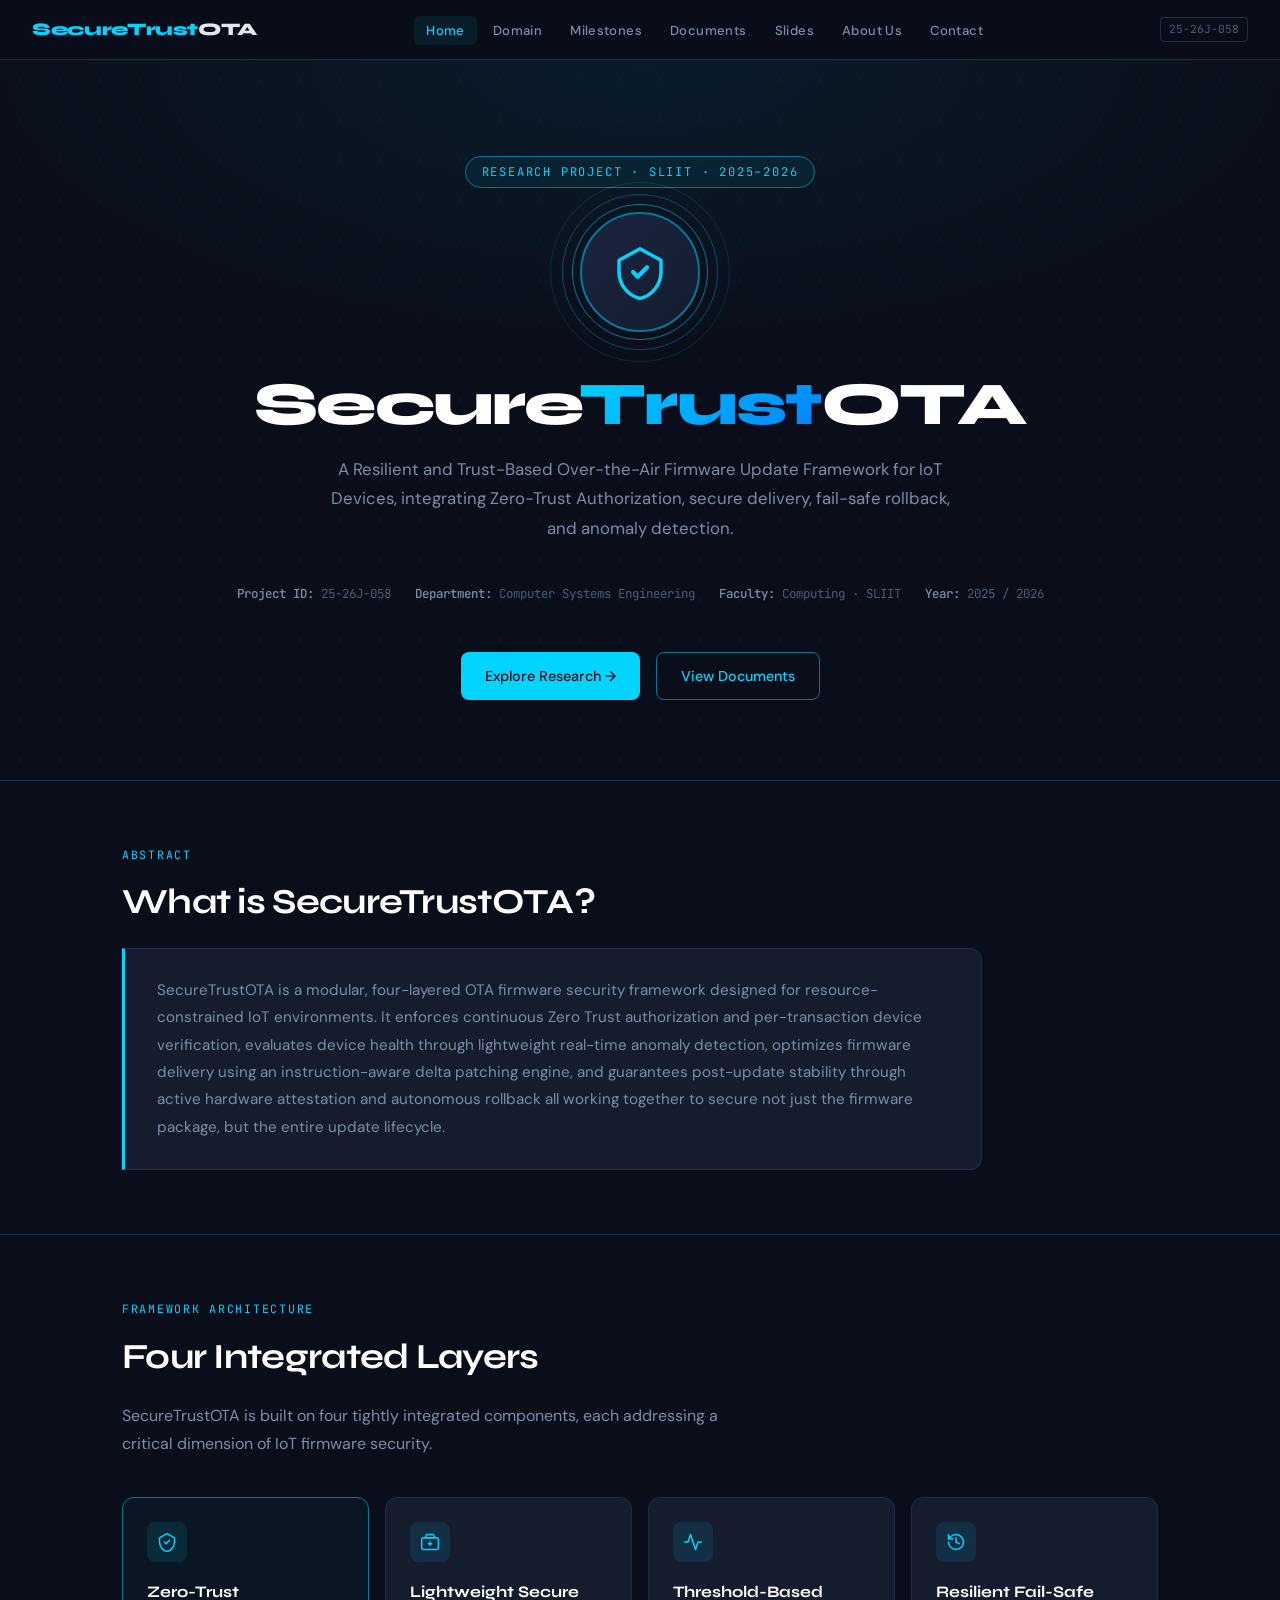
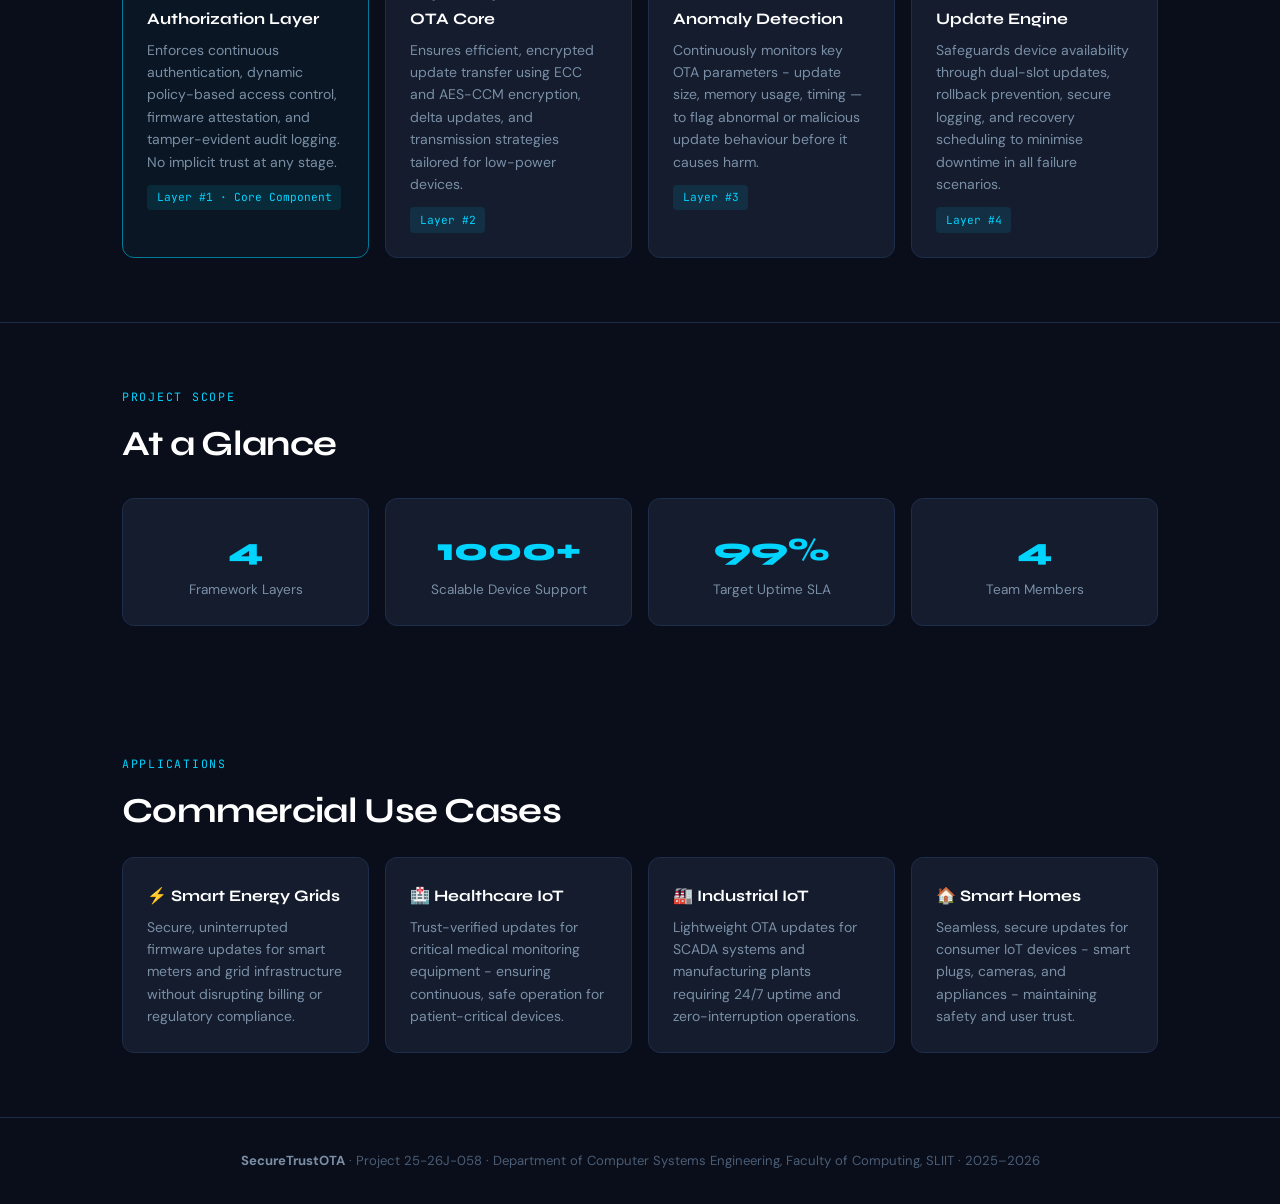
<file: index.html>
<!DOCTYPE html>
<html lang="en">
<head>
  <meta charset="UTF-8" />
  <meta name="viewport" content="width=device-width, initial-scale=1.0" />
  <title>SecureTrustOTA - 25-26J-058</title>
  <link rel="stylesheet" href="style.css" />
</head>
<body>

<nav>
  <a href="index.html" class="nav-logo">SecureTrust<span>OTA</span></a>
  <ul class="nav-links">
    <li><a href="index.html" class="active">Home</a></li>
    <li><a href="domain.html">Domain</a></li>
    <li><a href="milestones.html">Milestones</a></li>
    <li><a href="documents.html">Documents</a></li>
    <li><a href="presentations.html">Slides</a></li>
    <li><a href="about.html">About Us</a></li>
    <li><a href="contact.html">Contact</a></li>
  </ul>
  <span class="nav-badge">25-26J-058</span>
</nav>

<div class="page-wrap">

  <!-- HERO -->
  <section class="hero">
    <div class="hero-tag">Research Project · SLIIT · 2025–2026</div>

    <div class="shield-wrap">
      <div class="shield-ring"></div>
      <div class="shield-ring"></div>
      <div class="shield-ring"></div>
      <div class="shield-icon">
        <svg viewBox="0 0 24 24" fill="none" stroke="currentColor" stroke-width="1.5"
             stroke-linecap="round" stroke-linejoin="round" style="color:var(--cyan)">
          <path d="M12 2L3 7v5c0 5.25 3.75 10.15 9 11.35C17.25 22.15 21 17.25 21 12V7L12 2z"/>
          <path d="M9 12l2 2 4-4" stroke-width="1.8"/>
        </svg>
      </div>
    </div>

    <h1>Secure<span class="highlight">Trust</span>OTA</h1>
    <p class="hero-sub">
      A Resilient and Trust-Based Over-the-Air Firmware Update Framework for IoT Devices,
      integrating Zero-Trust Authorization, secure delivery, fail-safe rollback, and anomaly detection.
    </p>

    <div class="hero-meta">
      <span><strong>Project ID:</strong> 25-26J-058</span>
      <span><strong>Department:</strong> Computer Systems Engineering</span>
      <span><strong>Faculty:</strong> Computing · SLIIT</span>
      <span><strong>Year:</strong> 2025 / 2026</span>
    </div>

    <div style="display:flex;gap:1rem;justify-content:center;flex-wrap:wrap;">
      <a href="domain.html" class="btn btn-primary">Explore Research →</a>
      <a href="documents.html" class="btn btn-outline">View Documents</a>
    </div>
  </section>

  <hr class="divider" />

  <!-- ABSTRACT -->
  <div class="section">
    <div class="section-label">Abstract</div>
    <h2 class="section-title">What is SecureTrustOTA?</h2>
    <div class="abstract-box">
      SecureTrustOTA is a modular, four-layered OTA firmware security framework designed
       for resource-constrained IoT environments. It enforces continuous Zero Trust authorization and 
       per-transaction device verification, evaluates device health through lightweight real-time anomaly 
       detection, optimizes firmware delivery using an instruction-aware delta patching engine, and 
       guarantees post-update stability through active hardware attestation and autonomous rollback 
        all working together to secure not just the firmware package, but the entire update lifecycle.

    </div>
  </div>

  <hr class="divider" />

  <!-- 4 LAYERS -->
  <div class="section">
    <div class="section-label">Framework Architecture</div>
    <h2 class="section-title">Four Integrated Layers</h2>
    <p class="section-desc">
      SecureTrustOTA is built on four tightly integrated components, each addressing a critical
      dimension of IoT firmware security.
    </p>

    <div class="cards">

      <!-- Layer 1 - featured (your component) -->
      <div class="card featured">
        <div class="card-icon">
          <svg viewBox="0 0 24 24" fill="none" stroke="currentColor" stroke-width="1.8"
               stroke-linecap="round" stroke-linejoin="round">
            <path d="M12 2L3 7v5c0 5.25 3.75 10.15 9 11.35C17.25 22.15 21 17.25 21 12V7L12 2z"/>
            <path d="M9 12l2 2 4-4"/>
          </svg>
        </div>
        <h3>Zero-Trust Authorization Layer</h3>
        <p>
          Enforces continuous authentication, dynamic policy-based access control,
          firmware attestation, and tamper-evident audit logging. No implicit trust at any stage.
        </p>
        <span class="card-tag">Layer #1 · Core Component</span>
      </div>

      <!-- Layer 2 -->
      <div class="card">
        <div class="card-icon">
          <svg viewBox="0 0 24 24" fill="none" stroke="currentColor" stroke-width="1.8"
               stroke-linecap="round" stroke-linejoin="round">
            <rect x="2" y="7" width="20" height="14" rx="2"/>
            <path d="M16 3H8l-2 4h12l-2-4z"/>
            <path d="M12 12v4M10 14h4"/>
          </svg>
        </div>
        <h3>Lightweight Secure OTA Core</h3>
        <p>
          Ensures efficient, encrypted update transfer using ECC and AES-CCM encryption,
          delta updates, and transmission strategies tailored for low-power devices.
        </p>
        <span class="card-tag">Layer #2</span>
      </div>

      <!-- Layer 3 -->
      <div class="card">
        <div class="card-icon">
          <svg viewBox="0 0 24 24" fill="none" stroke="currentColor" stroke-width="1.8"
               stroke-linecap="round" stroke-linejoin="round">
            <path d="M22 12h-4l-3 9L9 3l-3 9H2"/>
          </svg>
        </div>
        <h3>Threshold-Based Anomaly Detection</h3>
        <p>
          Continuously monitors key OTA parameters - update size, memory usage, timing —
          to flag abnormal or malicious update behaviour before it causes harm.
        </p>
        <span class="card-tag">Layer #3</span>
      </div>

      <!-- Layer 4 -->
      <div class="card">
        <div class="card-icon">
          <svg viewBox="0 0 24 24" fill="none" stroke="currentColor" stroke-width="1.8"
               stroke-linecap="round" stroke-linejoin="round">
            <path d="M3 12a9 9 0 1 0 9-9 9.75 9.75 0 0 0-6.74 2.74L3 8"/>
            <path d="M3 3v5h5"/>
            <path d="M12 7v5l4 2"/>
          </svg>
        </div>
        <h3>Resilient Fail-Safe Update Engine</h3>
        <p>
          Safeguards device availability through dual-slot updates, rollback prevention,
          secure logging, and recovery scheduling to minimise downtime in all failure scenarios.
        </p>
        <span class="card-tag">Layer #4</span>
      </div>

    </div>
  </div>

  <hr class="divider" />

  <!-- QUICK STATS -->
  <div class="section">
    <div class="section-label">Project Scope</div>
    <h2 class="section-title">At a Glance</h2>
    <div style="display:grid;grid-template-columns:repeat(auto-fit,minmax(160px,1fr));gap:1rem;margin-top:1.5rem;">
      <div class="card" style="text-align:center;">
        <div style="font-family:'Syne',sans-serif;font-size:2rem;font-weight:800;color:var(--cyan);">4</div>
        <div style="font-size:0.85rem;color:var(--muted);">Framework Layers</div>
      </div>
      
      <div class="card" style="text-align:center;">
        <div style="font-family:'Syne',sans-serif;font-size:2rem;font-weight:800;color:var(--cyan);">1000+</div>
        <div style="font-size:0.85rem;color:var(--muted);">Scalable Device Support</div>
      </div>
      <div class="card" style="text-align:center;">
        <div style="font-family:'Syne',sans-serif;font-size:2rem;font-weight:800;color:var(--cyan);">99%</div>
        <div style="font-size:0.85rem;color:var(--muted);">Target Uptime SLA</div>
      </div>
      <div class="card" style="text-align:center;">
        <div style="font-family:'Syne',sans-serif;font-size:2rem;font-weight:800;color:var(--cyan);">4</div>
        <div style="font-size:0.85rem;color:var(--muted);">Team Members</div>
      </div>
    </div>
  </div>

  <!-- USE CASES -->
  <div class="section">
    <div class="section-label">Applications</div>
    <h2 class="section-title">Commercial Use Cases</h2>
    <div class="cards">
      <div class="card">
        <h3>⚡ Smart Energy Grids</h3>
        <p>Secure, uninterrupted firmware updates for smart meters and grid infrastructure without disrupting billing or regulatory compliance.</p>
      </div>
      <div class="card">
        <h3>🏥 Healthcare IoT</h3>
        <p>Trust-verified updates for critical medical monitoring equipment - ensuring continuous, safe operation for patient-critical devices.</p>
      </div>
      <div class="card">
        <h3>🏭 Industrial IoT</h3>
        <p>Lightweight OTA updates for SCADA systems and manufacturing plants requiring 24/7 uptime and zero-interruption operations.</p>
      </div>
      <div class="card">
        <h3>🏠 Smart Homes</h3>
        <p>Seamless, secure updates for consumer IoT devices - smart plugs, cameras, and appliances - maintaining safety and user trust.</p>
      </div>
    </div>
  </div>

</div><!-- end page-wrap -->

<footer>
  <strong>SecureTrustOTA</strong> · Project 25-26J-058 ·
  Department of Computer Systems Engineering, Faculty of Computing, SLIIT · 2025–2026
</footer>

</body>
</html>
</file>
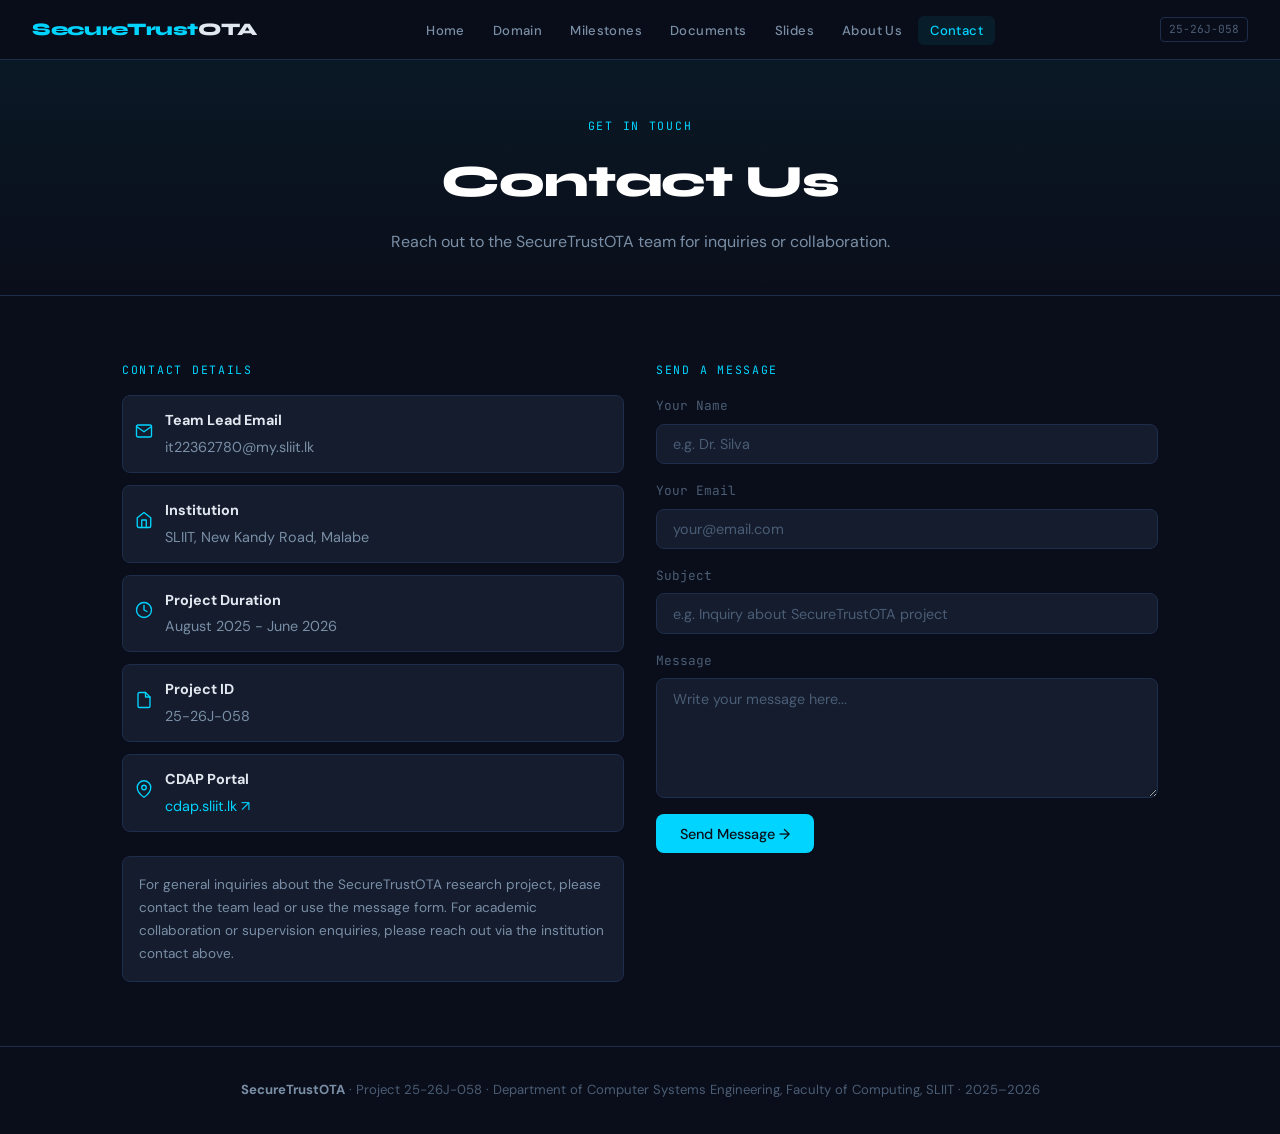
<file: contact.html>
<!DOCTYPE html>
<html lang="en">
<head>
  <meta charset="UTF-8" />
  <meta name="viewport" content="width=device-width, initial-scale=1.0" />
  <title>Contact - SecureTrustOTA</title>
  <link rel="stylesheet" href="style.css" />
</head>
<body>

<nav>
  <a href="index.html" class="nav-logo">SecureTrust<span>OTA</span></a>
  <ul class="nav-links">
    <li><a href="index.html">Home</a></li>
    <li><a href="domain.html">Domain</a></li>
    <li><a href="milestones.html">Milestones</a></li>
    <li><a href="documents.html">Documents</a></li>
    <li><a href="presentations.html">Slides</a></li>
    <li><a href="about.html">About Us</a></li>
    <li><a href="contact.html" class="active">Contact</a></li>
  </ul>
  <span class="nav-badge">25-26J-058</span>
</nav>

<div class="page-wrap">
  <div class="page-header">
    <div class="section-label">Get in Touch</div>
    <h1>Contact Us</h1>
    <p>Reach out to the SecureTrustOTA team for inquiries or collaboration.</p>
  </div>

  <div class="section">
    <div class="contact-grid">

      <!-- LEFT: Contact Info -->
      <div class="contact-info">
        <div class="section-label" style="margin-bottom:1rem;">Contact Details</div>

        <div class="contact-detail">
          <div class="contact-detail-icon">
            <svg width="18" height="18" viewBox="0 0 24 24" fill="none" stroke="currentColor" stroke-width="1.8" stroke-linecap="round" stroke-linejoin="round">
              <path d="M4 4h16c1.1 0 2 .9 2 2v12c0 1.1-.9 2-2 2H4c-1.1 0-2-.9-2-2V6c0-1.1.9-2 2-2z"/>
              <polyline points="22,6 12,13 2,6"/>
            </svg>
          </div>
          <div>
            <strong>Team Lead Email</strong>
            <span>it22362780@my.sliit.lk</span>
          </div>
        </div>

        <div class="contact-detail">
          <div class="contact-detail-icon">
            <svg width="18" height="18" viewBox="0 0 24 24" fill="none" stroke="currentColor" stroke-width="1.8" stroke-linecap="round" stroke-linejoin="round">
              <path d="M3 9l9-7 9 7v11a2 2 0 0 1-2 2H5a2 2 0 0 1-2-2z"/>
              <polyline points="9,22 9,12 15,12 15,22"/>
            </svg>
          </div>
          <div>
            <strong>Institution</strong>
            <span>SLIIT, New Kandy Road, Malabe</span>
          </div>
        </div>

        <div class="contact-detail">
          <div class="contact-detail-icon">
            <svg width="18" height="18" viewBox="0 0 24 24" fill="none" stroke="currentColor" stroke-width="1.8" stroke-linecap="round" stroke-linejoin="round">
              <circle cx="12" cy="12" r="10"/>
              <polyline points="12,6 12,12 16,14"/>
            </svg>
          </div>
          <div>
            <strong>Project Duration</strong>
            <span>August 2025 - June 2026</span>
          </div>
        </div>

        <div class="contact-detail">
          <div class="contact-detail-icon">
            <svg width="18" height="18" viewBox="0 0 24 24" fill="none" stroke="currentColor" stroke-width="1.8" stroke-linecap="round" stroke-linejoin="round">
              <path d="M14 2H6a2 2 0 0 0-2 2v16a2 2 0 0 0 2 2h12a2 2 0 0 0 2-2V8z"/>
              <polyline points="14,2 14,8 20,8"/>
            </svg>
          </div>
          <div>
            <strong>Project ID</strong>
            <span>25-26J-058</span>
          </div>
        </div>

        <div class="contact-detail">
          <div class="contact-detail-icon">
            <svg width="18" height="18" viewBox="0 0 24 24" fill="none" stroke="currentColor" stroke-width="1.8" stroke-linecap="round" stroke-linejoin="round">
              <path d="M21 10c0 7-9 13-9 13s-9-6-9-13a9 9 0 0 1 18 0z"/>
              <circle cx="12" cy="10" r="3"/>
            </svg>
          </div>
          <div>
            <strong>CDAP Portal</strong>
            <span><a href="http://cdap.sliit.lk/" style="color:var(--cyan);text-decoration:none;" target="_blank">cdap.sliit.lk ↗</a></span>
          </div>
        </div>

        <div style="margin-top:1.5rem;padding:1rem;background:var(--panel);border:1px solid var(--border);border-radius:8px;font-size:0.85rem;color:var(--muted);">
          For general inquiries about the SecureTrustOTA research project, please contact the
          team lead or use the message form. For academic collaboration or supervision enquiries,
          please reach out via the institution contact above.
        </div>
      </div>

      <!-- RIGHT: Email Template Form -->
      <div>
        <div class="section-label" style="margin-bottom:1rem;">Send a Message</div>
        <div class="email-form">
          <div class="form-group">
            <label class="form-label">Your Name</label>
            <input type="text" class="form-input" placeholder="e.g. Dr. Silva" />
          </div>
          <div class="form-group">
            <label class="form-label">Your Email</label>
            <input type="email" class="form-input" placeholder="your@email.com" />
          </div>
          <div class="form-group">
            <label class="form-label">Subject</label>
            <input type="text" class="form-input" placeholder="e.g. Inquiry about SecureTrustOTA project" />
          </div>
          <div class="form-group">
            <label class="form-label">Message</label>
            <textarea class="form-textarea" placeholder="Write your message here..."></textarea>
          </div>
          <button
            class="btn btn-primary"
            onclick="handleSend()"
            style="align-self:flex-start;">
            Send Message →
          </button>
          <div id="form-note" style="display:none;font-size:0.82rem;color:var(--muted);padding:0.75rem;background:var(--panel);border:1px solid var(--border);border-radius:8px;">
            📬 This will open your email client with the message pre-filled.
            Alternatively, email us directly at <strong style="color:var(--text)">it22362780@my.sliit.lk</strong>.
          </div>
        </div>
      </div>

    </div>
  </div>
</div>

<footer>
  <strong>SecureTrustOTA</strong> · Project 25-26J-058 ·
  Department of Computer Systems Engineering, Faculty of Computing, SLIIT · 2025–2026
</footer>

<script>
function handleSend() {
  const name = document.querySelector('input[placeholder*="Name"]').value || 'Visitor';
  const email = document.querySelector('input[type="email"]').value || '';
  const subject = document.querySelector('input[placeholder*="Subject"]').value || 'Inquiry — SecureTrustOTA';
  const body = document.querySelector('textarea').value || '';
  const mailto = `mailto:it22362780@my.sliit.lk?subject=${encodeURIComponent(subject)}&body=${encodeURIComponent('From: ' + name + '\nEmail: ' + email + '\n\n' + body)}`;
  window.location.href = mailto;
  document.getElementById('form-note').style.display = 'block';
}
</script>
</body>
</html>
</file>
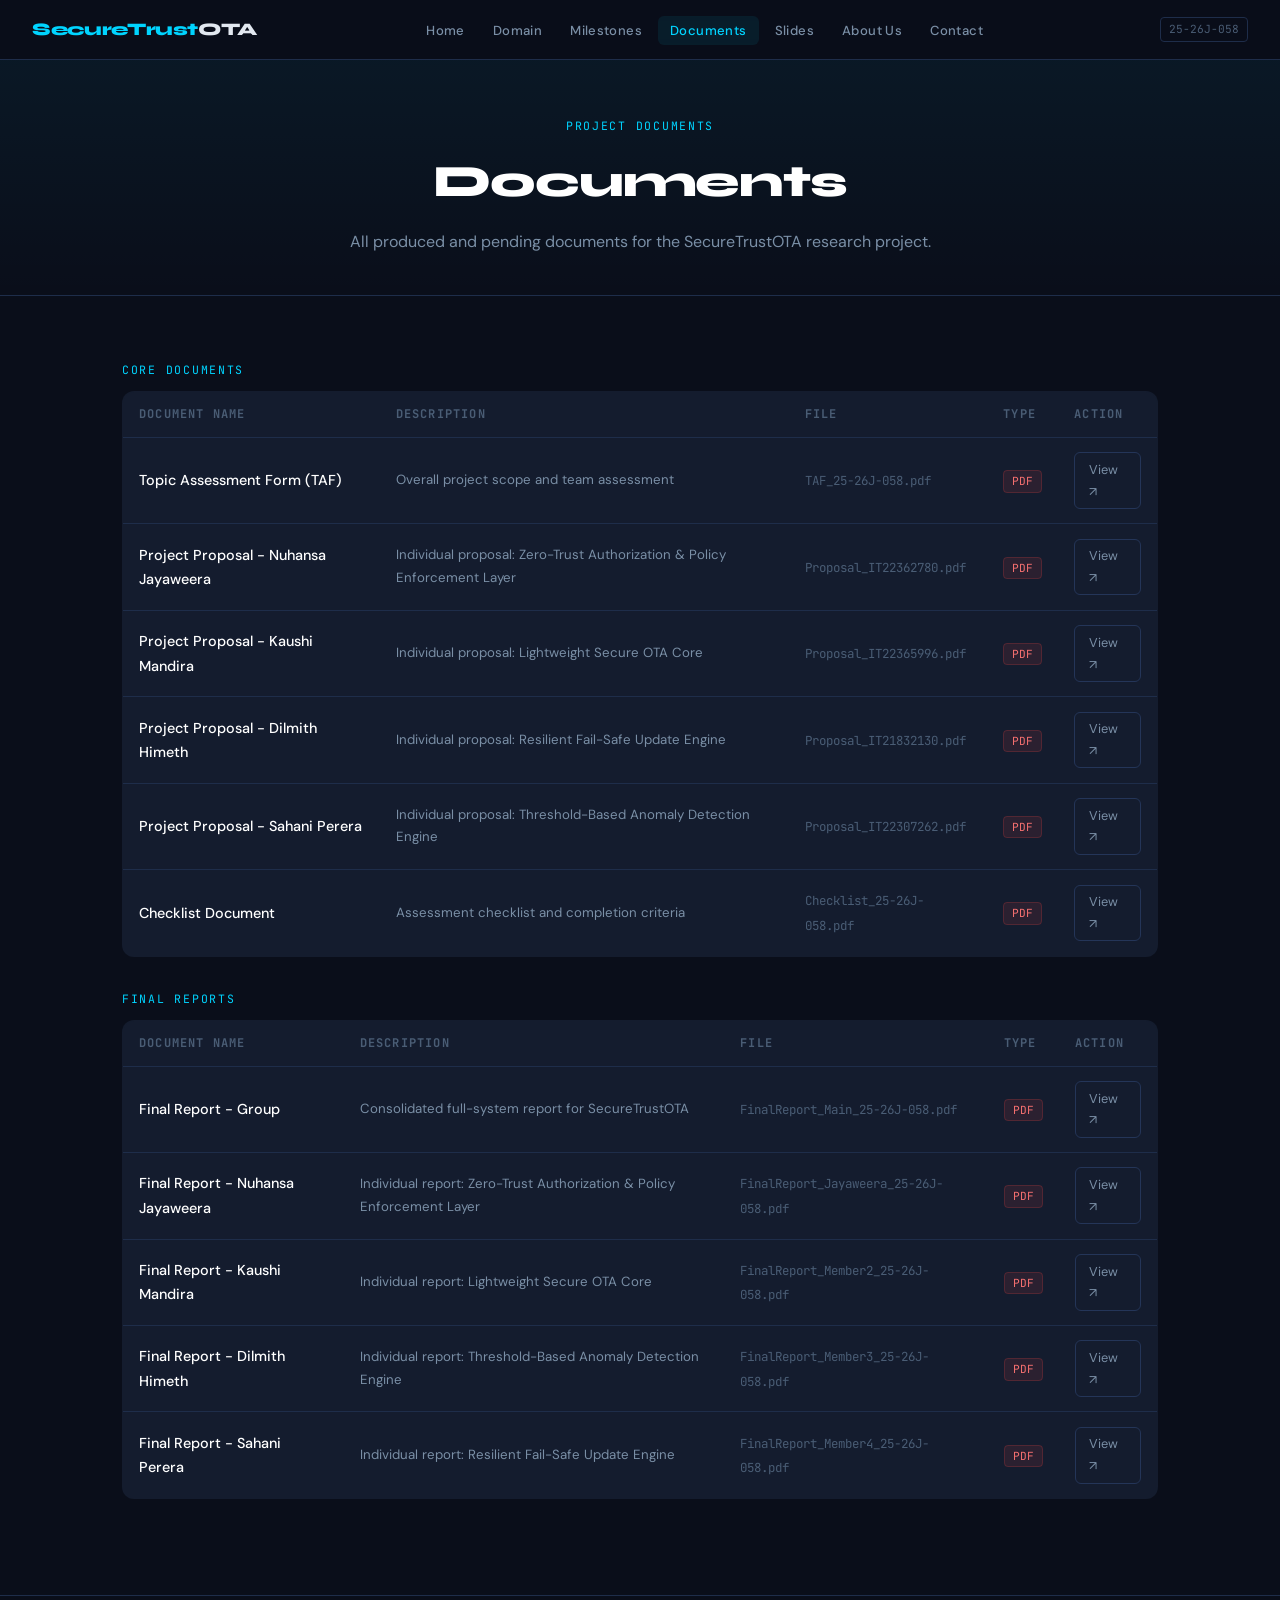
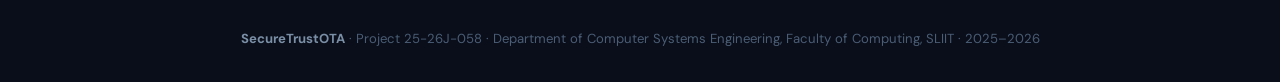
<file: documents.html>
<!DOCTYPE html>
<html lang="en">
<head>
  <meta charset="UTF-8" />
  <meta name="viewport" content="width=device-width, initial-scale=1.0" />
  <title>Documents - SecureTrustOTA</title>
  <link rel="stylesheet" href="style.css" />
</head>
<body>

<nav>
  <a href="index.html" class="nav-logo">SecureTrust<span>OTA</span></a>
  <ul class="nav-links">
    <li><a href="index.html">Home</a></li>
    <li><a href="domain.html">Domain</a></li>
    <li><a href="milestones.html">Milestones</a></li>
    <li><a href="documents.html" class="active">Documents</a></li>
    <li><a href="presentations.html">Slides</a></li>
    <li><a href="about.html">About Us</a></li>
    <li><a href="contact.html">Contact</a></li>
  </ul>
  <span class="nav-badge">25-26J-058</span>
</nav>

<div class="page-wrap">
  <div class="page-header">
    <div class="section-label">Project Documents</div>
    <h1>Documents</h1>
    <p>All produced and pending documents for the SecureTrustOTA research project.</p>
  </div>

  <div class="section">

    <!-- Charter & Proposal -->
    <div class="section-label" style="margin-bottom:0.75rem;">Core Documents</div>
    <table class="doc-table" style="background:var(--panel);border-radius:12px;overflow:hidden;border:1px solid var(--border);margin-bottom:2rem;">
      <thead>
        <tr>
          <th>Document Name</th>
          <th>Description</th>
          <th>File</th>
          <th>Type</th>
          <th>Action</th>
        </tr>
      </thead>
      <tbody>
        <tr>
          <td>Topic Assessment Form (TAF)</td>
          <td>Overall project scope and team assessment</td>
          <td><span class="doc-name-mono">TAF_25-26J-058.pdf</span></td>
          <td><span class="doc-type-badge badge-pdf">PDF</span></td>
          <td><a href="files/TAF_25-26J-058.pdf" class="btn-sm" target="_blank">View ↗</a></td>
        </tr>
        <tr>
  <td>Project Proposal - Nuhansa Jayaweera</td>
  <td>Individual proposal: Zero-Trust Authorization &amp; Policy Enforcement Layer</td>
  <td><span class="doc-name-mono">Proposal_IT22362780.pdf</span></td>
  <td><span class="doc-type-badge badge-pdf">PDF</span></td>
  <td><a href="files/Proposal_IT22362780.pdf" class="btn-sm" target="_blank">View ↗</a></td>
</tr>
<tr>
  <td>Project Proposal - Kaushi Mandira</td>
  <td>Individual proposal: Lightweight Secure OTA Core</td>
  <td><span class="doc-name-mono">Proposal_IT22365996.pdf</span></td>
  <td><span class="doc-type-badge badge-pdf">PDF</span></td>
  <td><a href="files/Proposal_IT22365996.pdf" class="btn-sm" target="_blank">View ↗</a></td>
</tr>
<tr>
  <td>Project Proposal - Dilmith Himeth</td>
  <td>Individual proposal: Resilient Fail-Safe Update Engine</td>
  <td><span class="doc-name-mono">Proposal_IT21832130.pdf</span></td>
  <td><span class="doc-type-badge badge-pdf">PDF</span></td>
  <td><a href="files/Proposal_IT21832130.pdf" class="btn-sm" target="_blank">View ↗</a></td>
</tr>
<tr>
  <td>Project Proposal - Sahani Perera</td>
  <td>Individual proposal: Threshold-Based Anomaly Detection Engine</td>
  <td><span class="doc-name-mono">Proposal_IT22307262.pdf</span></td>
  <td><span class="doc-type-badge badge-pdf">PDF</span></td>
  <td><a href="files/Proposal_IT22307262.pdf" class="btn-sm" target="_blank">View ↗</a></td>
</tr>
        <tr>
          <td>Checklist Document</td>
          <td>Assessment checklist and completion criteria</td>
          <td><span class="doc-name-mono">Checklist_25-26J-058.pdf</span></td>
          <td><span class="doc-type-badge badge-pdf">PDF</span></td>
          <td><a href="files/Checklist_25-26J-058.pdf" class="btn-sm" target="_blank">View ↗</a></td>
        </tr>
      </tbody>
    </table>

    <!-- Final Reports -->
    <div class="section-label" style="margin-bottom:0.75rem;">Final Reports</div>
    <table class="doc-table" style="background:var(--panel);border-radius:12px;overflow:hidden;border:1px solid var(--border);margin-bottom:2rem;">
      <thead>
        <tr>
          <th>Document Name</th>
          <th>Description</th>
          <th>File</th>
          <th>Type</th>
          <th>Action</th>
        </tr>
      </thead>
      <tbody>
        <tr>
          <td>Final Report - Group</td>
          <td>Consolidated full-system report for SecureTrustOTA</td>
          <td><span class="doc-name-mono">FinalReport_Main_25-26J-058.pdf</span></td>
          <td><span class="doc-type-badge badge-pdf">PDF</span></td>
          <td><a href="files/FinalReport_Main_25-26J-058.pdf" class="btn-sm" target="_blank">View ↗</a></td>
        </tr>
        <tr>
          <td>Final Report - Nuhansa Jayaweera</td>
          <td>Individual report: Zero-Trust Authorization &amp; Policy Enforcement Layer</td>
          <td><span class="doc-name-mono">FinalReport_Jayaweera_25-26J-058.pdf</span></td>
          <td><span class="doc-type-badge badge-pdf">PDF</span></td>
          <td><a href="files/FinalReport_Jayaweera_25-26J-058.pdf" class="btn-sm" target="_blank">View ↗</a></td>
        </tr>
        <tr>
          <td>Final Report - Kaushi Mandira </td>
          <td>Individual report: Lightweight Secure OTA Core</td>
          <td><span class="doc-name-mono">FinalReport_Member2_25-26J-058.pdf</span></td>
          <td><span class="doc-type-badge badge-pdf">PDF</span></td>
          <td><a href="files/FinalReport_Member2_25-26J-058.pdf" class="btn-sm" target="_blank">View ↗</a></td>
        </tr>
        <tr>
          <td>Final Report - Dilmith Himeth</td>
          <td>Individual report: Threshold-Based Anomaly Detection Engine</td>
          <td><span class="doc-name-mono">FinalReport_Member3_25-26J-058.pdf</span></td>
          <td><span class="doc-type-badge badge-pdf">PDF</span></td>
          <td><a href="files/FinalReport_Member3_25-26J-058.pdf" class="btn-sm" target="_blank">View ↗</a></td>
        </tr>
        <tr>
          <td>Final Report - Sahani Perera</td>
          <td>Individual report: Resilient Fail-Safe Update Engine</td>
          <td><span class="doc-name-mono">FinalReport_Member4_25-26J-058.pdf</span></td>
          <td><span class="doc-type-badge badge-pdf">PDF</span></td>
          <td><a href="files/FinalReport_Member4_25-26J-058.pdf" class="btn-sm" target="_blank">View ↗</a></td>
        </tr>
      </tbody>
    </table>

  </div>
</div>

<footer>
  <strong>SecureTrustOTA</strong> · Project 25-26J-058 ·
  Department of Computer Systems Engineering, Faculty of Computing, SLIIT · 2025–2026
</footer>

</body>
</html>
</file>
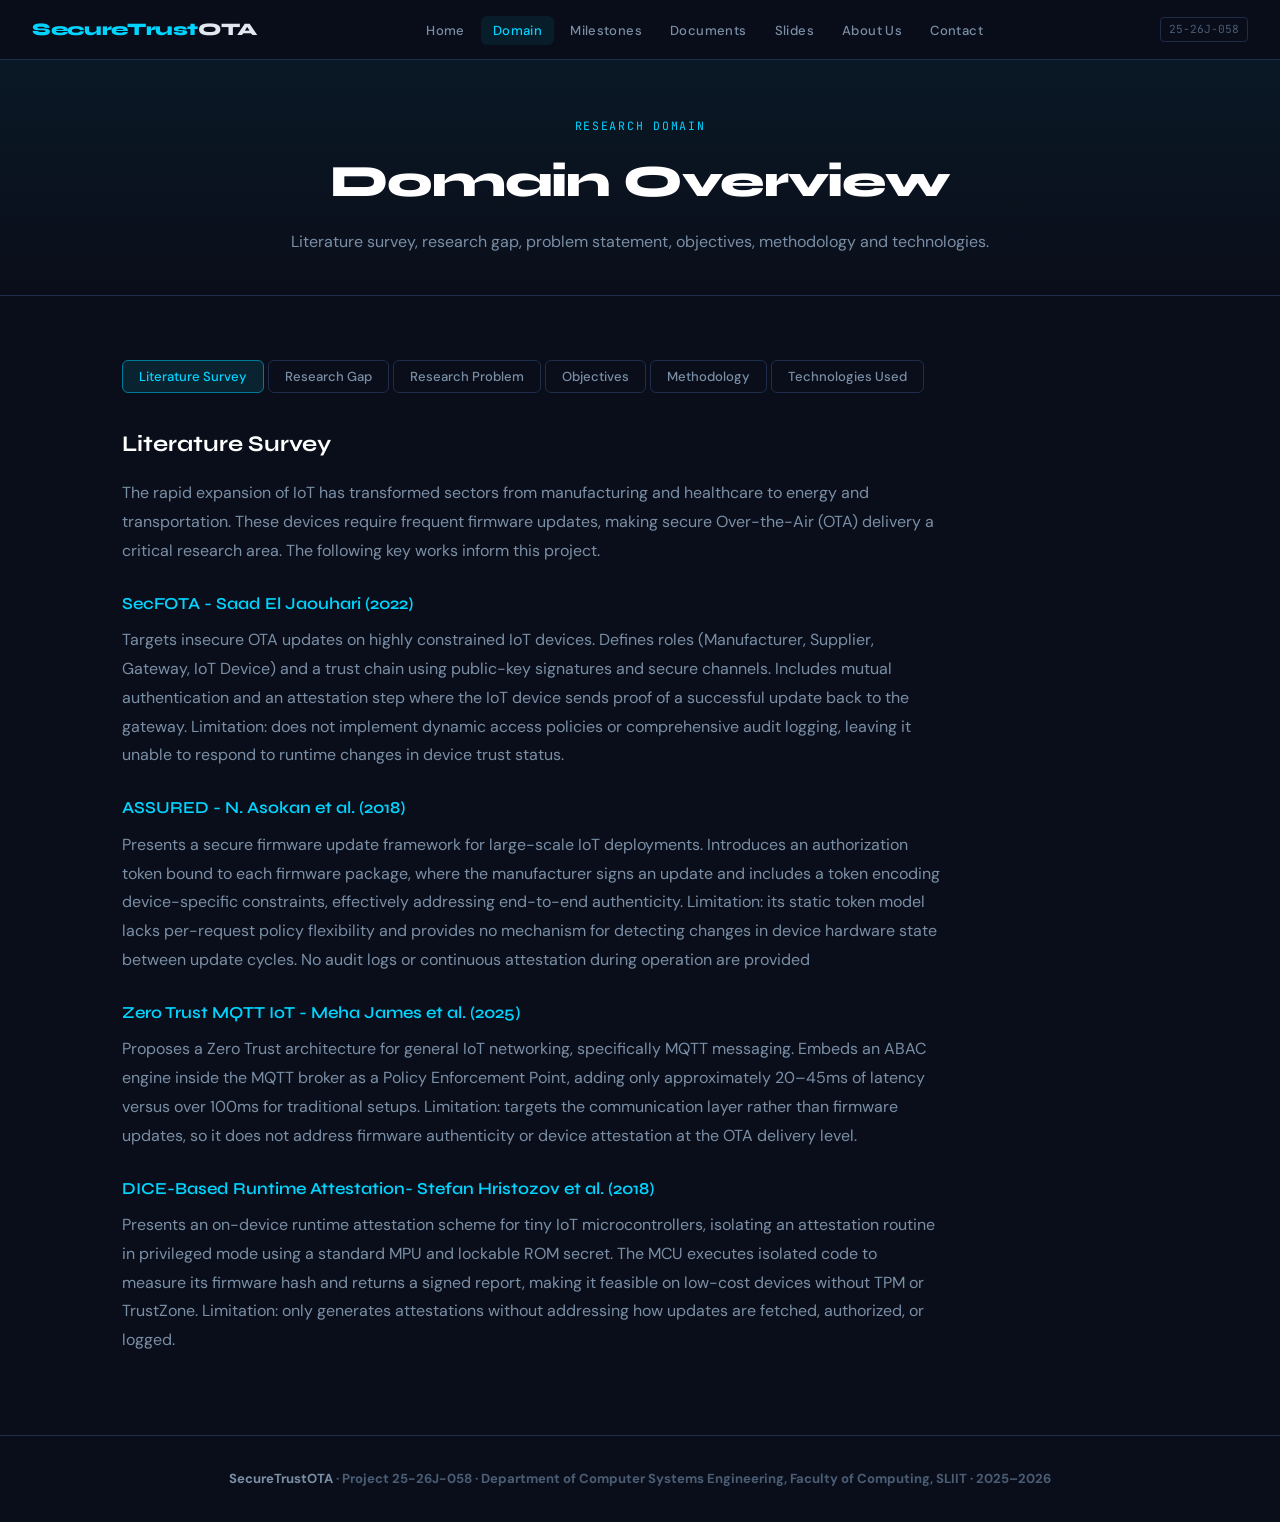
<file: domain.html>
<!DOCTYPE html>
<html lang="en">
<head>
  <meta charset="UTF-8" />
  <meta name="viewport" content="width=device-width, initial-scale=1.0" />
  <title>Domain - SecureTrustOTA</title>
  <link rel="stylesheet" href="style.css" />
</head>
<body>

<nav>
  <a href="index.html" class="nav-logo">SecureTrust<span>OTA</span></a>
  <ul class="nav-links">
    <li><a href="index.html">Home</a></li>
    <li><a href="domain.html" class="active">Domain</a></li>
    <li><a href="milestones.html">Milestones</a></li>
    <li><a href="documents.html">Documents</a></li>
    <li><a href="presentations.html">Slides</a></li>
    <li><a href="about.html">About Us</a></li>
    <li><a href="contact.html">Contact</a></li>
  </ul>
  <span class="nav-badge">25-26J-058</span>
</nav>

<div class="page-wrap">
  <div class="page-header">
    <div class="section-label">Research Domain</div>
    <h1>Domain Overview</h1>
    <p>Literature survey, research gap, problem statement, objectives, methodology and technologies.</p>
  </div>

  <div class="section">
    <!-- TABS -->
    <div class="tabs">
      <button class="tab-btn active" onclick="showTab('lit')">Literature Survey</button>
      <button class="tab-btn" onclick="showTab('gap')">Research Gap</button>
      <button class="tab-btn" onclick="showTab('prob')">Research Problem</button>
      <button class="tab-btn" onclick="showTab('obj')">Objectives</button>
      <button class="tab-btn" onclick="showTab('meth')">Methodology</button>
      <button class="tab-btn" onclick="showTab('tech')">Technologies Used</button>
    </div>

    <!-- LITERATURE SURVEY -->
    <div id="tab-lit" class="tab-panel active">
      <div class="content-block">
        <h2>Literature Survey</h2>
        <p>
          The rapid expansion of IoT has transformed sectors from manufacturing and healthcare to energy
          and transportation. These devices require frequent firmware updates, making secure Over-the-Air
          (OTA) delivery a critical research area. The following key works inform this project.
        </p>

        <h3>SecFOTA - Saad El Jaouhari (2022)</h3>
        <p>
          Targets insecure OTA updates on highly constrained IoT devices.
           Defines roles (Manufacturer, Supplier, Gateway, IoT Device) and a 
           trust chain using public-key signatures and secure channels. Includes mutual
            authentication and an attestation step where the IoT device sends proof of
             a successful update back to the gateway. Limitation: does not implement dynamic 
             access policies or comprehensive audit logging, leaving it unable to respond to runtime 
             changes in device trust status.
        </p>

        <h3>ASSURED - N. Asokan et al. (2018)</h3>
        <p>
          Presents a secure firmware update framework for large-scale IoT deployments. Introduces an 
          authorization token bound to each firmware package, where the manufacturer signs an update
           and includes a token encoding device-specific constraints, effectively addressing end-to-end
            authenticity. Limitation: its static token model lacks per-request policy flexibility and 
            provides no mechanism for detecting changes in device hardware state between update cycles.
             No audit logs or continuous attestation during operation are provided
        </p>

        <h3>Zero Trust  MQTT IoT - Meha James et al. (2025)</h3>
        <p>
          Proposes a Zero Trust architecture for general IoT networking, specifically MQTT messaging.
           Embeds an ABAC engine inside the MQTT broker as a Policy Enforcement Point, adding only 
           approximately 20–45ms of latency versus over 100ms for traditional setups. Limitation: targets 
           the communication layer rather than firmware updates, so it does not address firmware 
           authenticity or device attestation at the OTA delivery level.
        </p>

        <h3>DICE-Based Runtime Attestation-  Stefan Hristozov et al. (2018)</h3>
        <p>
          Presents an on-device runtime attestation scheme for tiny IoT microcontrollers, isolating an
           attestation routine in privileged mode using a standard MPU and lockable ROM secret. The MCU
            executes isolated code to measure its firmware hash and returns a signed report, making it 
            feasible on low-cost devices without TPM or TrustZone. Limitation: only generates attestations
             without addressing how updates are fetched, authorized, or logged.
        </p>
      </div>
    </div>

    <!-- RESEARCH GAP -->
    <div id="tab-gap" class="tab-panel">
      <div class="content-block">
        <h2>Research Gap</h2>
        <p>
          Current Over-the-Air (OTA) firmware update frameworks for IoT devices,
           including widely used platforms like Mender, Eclipse Hawkbit, Uptane, and TUF 
            focus almost entirely on securing the delivery of firmware through encryption 
            and integrity verification. However, they share several critical blind spots:
          <ul>
            <li><strong style="color:var(--text)">No device state validation before updates are applied - compromised or unstable devices can still receive firmware</li>
            <li><strong style="color:var(--text)">Static trust models -  once a device is enrolled, it is trusted indefinitely, even if it becomes physically tampered with or behaviorally compromised.</li>
            <li><strong style="color:var(--text)">Passive recovery only - standard hardware watchdog timers only react after a complete system crash, missing subtle threats like memory leaks or thread starvation</li>
            <li><strong style="color:var(--text)">No integration between anomaly detection and update decisions — monitoring systems exist separately and don't influence whether an update proceeds.</li>
            <li><strong style="color:var(--text)">Heavy ML-based detection - existing anomaly detection approaches are computationally too expensive for resource-constrained IoT devices.</li>
            <li><strong style="color:var(--text)">Limited audit trails - most frameworks provide minimal logging, reducing forensic and compliance capability

</li>
          </ul>
        </p>  
        <h3>What This Work Addresses</h3>
        <ul>
          <li>Layer 1 : Zero Trust Authorization introduces a five-phase adaptive authentication 
            pipeline that continuously re-verifies every device before each update transaction.
             Unlike static enrollment models, this layer uses hardware-bound cryptographic identity,
              adaptive trust scoring, and dynamic role and policy-based access control to ensure only
               genuinely trusted devices receive firmware.</li>

          <li>Layer 2 : Lightweight Secure OTA Core addresses the inefficiency of full firmware 
            transfers by introducing an instruction-aware delta patching system. Rather than blindly 
            applying delta patches, a decision layer evaluates four factors - Structural Change Ratio,
             Fragmentation Score, Reconstruction Complexity, and Instability Risk to determine
              whether a delta or full update is more appropriate. An optional peer-assisted
               mesh distribution model further reduces server load.</li>

          <li>Layer 3 : Threshold-Based Anomaly Detection tackles the lack of pre-update 
            device health validation by continuously monitoring telemetry parameters such as CPU 
            usage, memory consumption, battery level, and network performance. A lightweight rule-based 
            detection engine gates firmware updates, blocking them when a device exhibits 
            anomalous behavior — without the overhead of machine learning models.</li>

          <li>Layer 4 : Resilient Fail-Safe Update Engine addresses the gap in post-update 
            behavioral verification. Rather than relying on passive watchdog timers, a custom
             Finite State Machine (FSM) actively monitors stack memory, heap depletion,
              and peripheral stability during a probation period after each update, triggering 
              an autonomous rollback in under 45ms if faults are detected.</li>

        </ul>
      </div>
    </div>

    <!-- RESEARCH PROBLEM -->
    <div id="tab-prob" class="tab-panel">
      <div class="content-block">
        <h2>Research Problem</h2>
        <p>
          IoT OTA update systems are fundamentally reactive and trust-blind.
           They secure the firmware package in transit but ignore whether the receiving device is
            trustworthy, stable, or behaving normally  before, during, or after the update. 
            This creates a chain of vulnerabilities: unauthorized devices can receive updates,
             anomalous devices can have updates forced upon them, corrupted payloads can survive
              cryptographic checks, and faulty firmware can persist undetected after installation.
        </p>
      </div>
    </div>

    <!-- OBJECTIVES -->
    <div id="tab-obj" class="tab-panel">
      <div class="content-block">
        <h2>Objectives</h2>

        <h3>Main Objective</h3>
        <p>
          To design and implement a modular, secure, and resilient OTA firmware update 
          framework for IoT environments that enforces continuous trust verification, 
          lightweight anomaly detection, efficient firmware delivery, and autonomous post-update
           recovery.</p>

        <h3>Specific Objectives</h3>
        <ul>
          <li>
            <strong style="color:var(--text)">Design a five-phase Zero Trust authentication 
              pipeline that binds device identity to physical hardware characteristics and
               produces a quantitative trust score per update transaction.</li>
          <li>
            <strong style="color:var(--text)">Implement dynamic RBAC/PBAC policy enforcement
               and a nine-category tamper-evident audit logging system for full forensic traceability.</li>
          <li>
            <strong style="color:var(--text)">Develop a decision-driven delta patching engine 
              that evaluates firmware change characteristics before choosing between delta and 
              full updates, reducing bandwidth and transmission risk.</li>
          <li>
            <strong style="color:var(--text)">Build a lightweight threshold-based anomaly
              detection engine that monitors real-time device telemetry and gates OTA 
              updates based on device health status</li>
          <li>
            <strong style="color:var(--text)">Engineer an active hardware attestation system 
              using a FreeRTOS-based FSM on ESP32 that detects execution faults during a 
              post-update probation window and triggers autonomous rollback before system
               failure.
</li>
        </ul>
      </div>
    </div>

    <!-- METHODOLOGY -->
    <div id="tab-meth" class="tab-panel">
      <div class="content-block">
        <h2>Methodology</h2>
        <p>
          The SecureTrustOTA framework follows a modular, layered system engineering approach, 
          where each layer is independently designed and implemented, then integrated into a 
          unified pipeline. The overall flow moves from authorization → optimized delivery → 
          pre-update health check → post-update verification.

        </p>

        <h3>Layer 1 : Zero-Trust Authorization Layer</h3>
        <p>
          Layer 1 operates as a Flask-based server with a SQLite backend. 
          Devices progress through five authentication phases - cryptographic identity, 
          hardware binding, challenge-response, context-bound proof, and adaptive trust scoring 
           before any update is authorized. The trust score is computed entirely server-side,
            preventing compromised devices from self-reporting fraudulent scores.

        </p>
        <p><em style="color:var(--cyan)">Flow: Authenticate → Authorize → Verify → Log &amp; Audit</em></p>

        <h3>Layer 2 : Lightweight Secure OTA Core</h3>
        <p>
          Layer 2 introduces a pre-delivery analysis stage that computes a Decision Score from 
          four firmware change metrics. If the score is low, an instruction-aware delta patch
           is generated by parsing the firmware's ELF structure and normalizing address references 
           before diffing. High scores trigger a full firmware transfer instead. An optional mesh distribution
            model allows peer devices to relay updates, reducing central server load.

        </p>
        <p><em style="color:var(--cyan)">Flow: Collect → Generate &amp; Encrypt → Verify &amp; Apply → Validate / Rollback → Alert &amp; Monitor</em></p>

        <h3>Layer 3 : Threshold-Based Anomaly Detection Engine</h3>
        <p>
          Layer 3 runs a continuous telemetry monitoring loop on the OTA server. 
          Device metrics are compared against predefined and adaptive threshold values using rolling
           window analysis. A debounce mechanism prevents transient spikes from triggering false positives.
            If a device is flagged as anomalous, the OTA gating mechanism blocks the update and generates 
            an alert on the monitoring dashboard.

        </p>
        <p><em style="color:var(--cyan)">Flow: Telemetry → Compare Thresholds → Update (if normal) → Alert &amp; Monitor (if abnormal)</em></p>

        <h3>Layer 4 : Resilient Fail-Safe Update Engine</h3>
        <p>
          Layer 4 is implemented directly on the ESP32 hardware using the ESP-IDF framework.
           Incoming firmware is first written to an SD card buffer (air-gapped staging) rather than 
           directly to flash, preventing corruption during download. After SHA-256 streaming verification,
            the firmware is written to the inactive partition. Upon reboot, a high-priority 
            FreeRTOS attestation task monitors heap memory, stack usage, and peripheral connectivity 
            for 30 seconds. If abnormalities are detected, the FSM marks the partition invalid and 
            forces a rollback to the stable partition.

        </p>
        <p><em style="color:var(--cyan)">Flow: Update → Verify → Test → Rollback if fail → Keep running if pass</em></p>
      </div>
    </div>

    <!-- TECHNOLOGIES -->
    <div id="tab-tech" class="tab-panel">
      <div class="content-block">
        <h2>Technologies Used</h2>

        <h3>Security &amp; Cryptography</h3>
        <div class="tech-grid">
          <span class="tech-pill cyan">X.509 Certificates</span>
          <span class="tech-pill cyan">ECC-256</span>
          <span class="tech-pill cyan">AES-CCM</span>
          <span class="tech-pill cyan">SHA-256</span>
          <span class="tech-pill cyan">Digital Signatures</span>
          <span class="tech-pill cyan">OpenSSL</span>
          <span class="tech-pill cyan">DICE Attestation</span>
        </div>

        <h3>Hardware &amp; IoT Platforms</h3>
        <div class="tech-grid">
          <span class="tech-pill">ESP32</span>
          <span class="tech-pill">STM32</span>
          <span class="tech-pill">ATECC608A Crypto Chip</span>
          <span class="tech-pill">Arduino IDE</span>
          <span class="tech-pill">PlatformIO</span>
        </div>

        <h3>Access Control</h3>
        <div class="tech-grid">
          <span class="tech-pill">RBAC (Role-Based Access Control)</span>
          <span class="tech-pill">PBAC (Policy-Based Access Control)</span>
          <span class="tech-pill">ABAC (Attribute-Based)</span>
          <span class="tech-pill">Dynamic Policy Engine</span>
        </div>

        <h3>Programming Languages &amp; Frameworks</h3>
        <div class="tech-grid">
          <span class="tech-pill">Python</span>
          <span class="tech-pill">Go / Java</span>
          <span class="tech-pill">Bash</span>
          <span class="tech-pill">C / Embedded C</span>
        </div>

        <h3>Infrastructure &amp; Networking</h3>
        <div class="tech-grid">
          <span class="tech-pill">Apache / Nginx</span>
          <span class="tech-pill">PostgreSQL / MongoDB</span>
          <span class="tech-pill">Docker / Kubernetes</span>
          <span class="tech-pill">AWS IoT Core (Free Tier)</span>
          <span class="tech-pill">MQTT</span>
        </div>

        <h3>Monitoring &amp; Analysis</h3>
        <div class="tech-grid">
          <span class="tech-pill">Wireshark</span>
          <span class="tech-pill">tcpdump</span>
          <span class="tech-pill">Audit Log Dashboard</span>
          <span class="tech-pill">Merkle Tree Integrity Checks</span>
        </div>
      </div>
    </div>

  </div><!-- end section -->
</div>

<footer>
  <strong>SecureTrustOTA</strong> · Project 25-26J-058 ·
  Department of Computer Systems Engineering, Faculty of Computing, SLIIT · 2025–2026
</footer>

<script>
function showTab(id) {
  document.querySelectorAll('.tab-panel').forEach(p => p.classList.remove('active'));
  document.querySelectorAll('.tab-btn').forEach(b => b.classList.remove('active'));
  document.getElementById('tab-' + id).classList.add('active');
  event.target.classList.add('active');
}
</script>
</body>
</html>
</file>
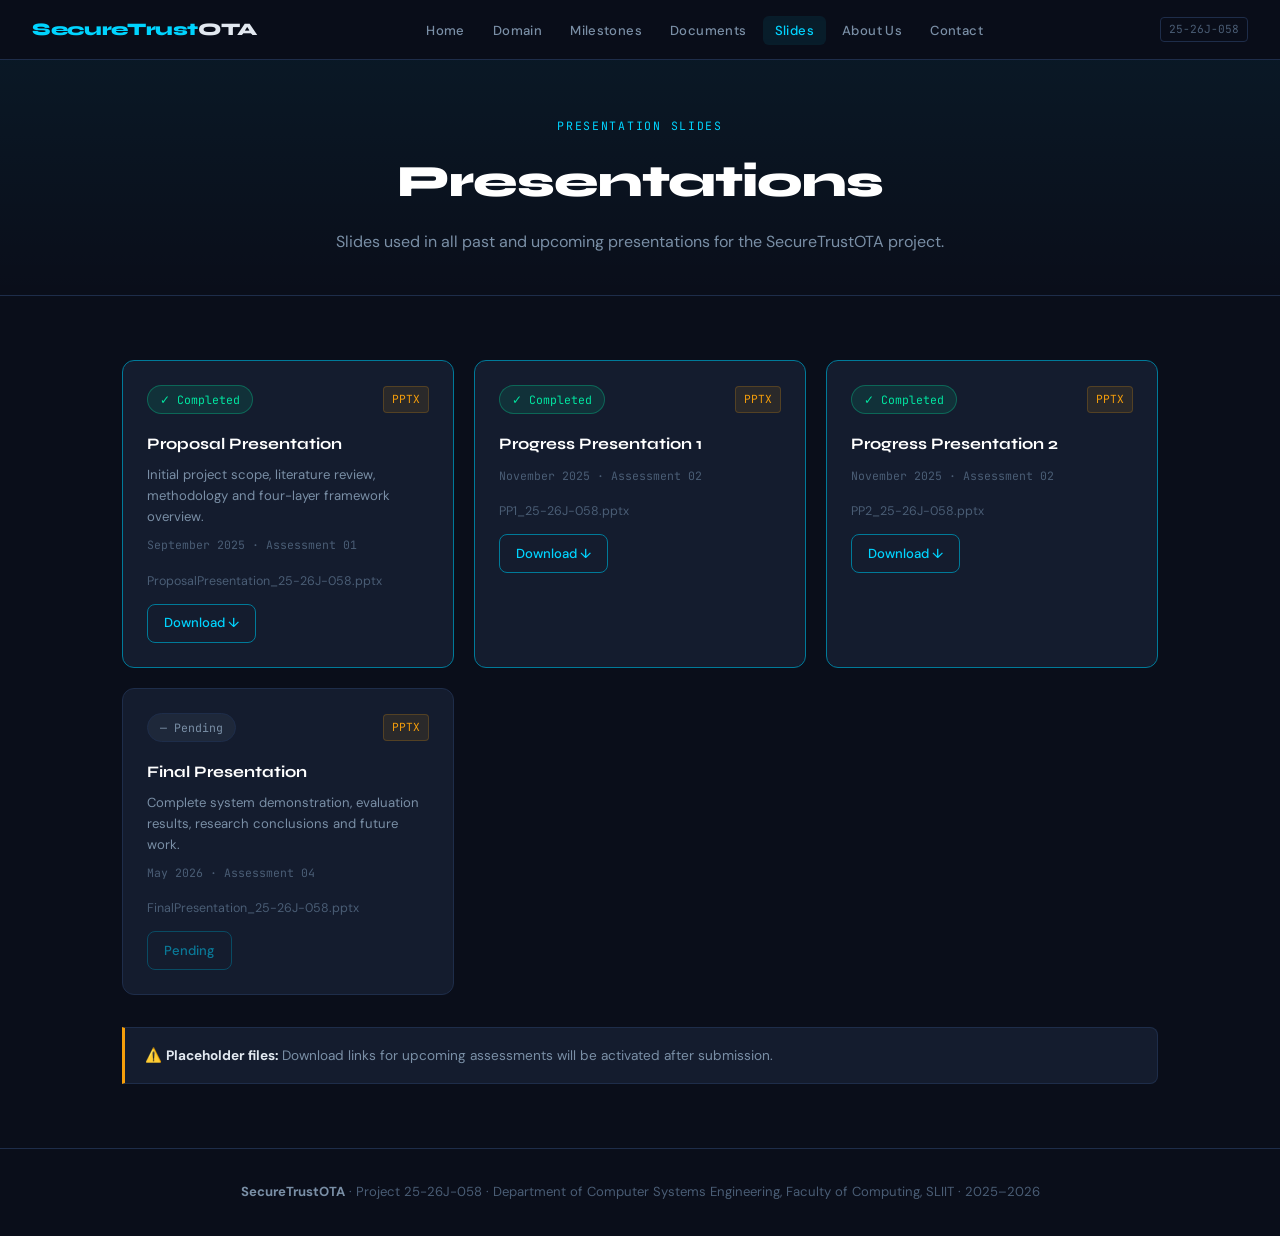
<file: presentations.html>
<!DOCTYPE html>
<html lang="en">
<head>
  <meta charset="UTF-8" />
  <meta name="viewport" content="width=device-width, initial-scale=1.0" />
  <title>Presentations - SecureTrustOTA</title>
  <link rel="stylesheet" href="style.css" />
</head>
<body>

<nav>
  <a href="index.html" class="nav-logo">SecureTrust<span>OTA</span></a>
  <ul class="nav-links">
    <li><a href="index.html">Home</a></li>
    <li><a href="domain.html">Domain</a></li>
    <li><a href="milestones.html">Milestones</a></li>
    <li><a href="documents.html">Documents</a></li>
    <li><a href="presentations.html" class="active">Slides</a></li>
    <li><a href="about.html">About Us</a></li>
    <li><a href="contact.html">Contact</a></li>
  </ul>
  <span class="nav-badge">25-26J-058</span>
</nav>

<div class="page-wrap">
  <div class="page-header">
    <div class="section-label">Presentation Slides</div>
    <h1>Presentations</h1>
    <p>Slides used in all past and upcoming presentations for the SecureTrustOTA project.</p>
  </div>

  <div class="section">

    <!-- Slides cards -->
    <div style="display:grid;grid-template-columns:repeat(auto-fit,minmax(260px,1fr));gap:1.25rem;">

      <!-- Proposal Presentation -->
      <div class="card" style="border-color:var(--cyan3);">
        <div style="display:flex;align-items:center;justify-content:space-between;margin-bottom:1rem;">
          <span class="status-badge status-done">✓ Completed</span>
          <span class="doc-type-badge badge-pptx">PPTX</span>
        </div>
        <h3 style="font-family:'Syne',sans-serif;color:#fff;margin-bottom:0.4rem;">Proposal Presentation</h3>
        <p style="font-size:0.82rem;color:var(--muted);margin-bottom:0.5rem;">
          Initial project scope, literature review, methodology and four-layer framework overview.
        </p>
        <div style="font-family:'JetBrains Mono',monospace;font-size:0.72rem;color:var(--muted2);margin-bottom:1rem;">
          September 2025 · Assessment 01
        </div>
        <div style="font-size:0.78rem;color:var(--muted2);margin-bottom:0.75rem;">
          ProposalPresentation_25-26J-058.pptx
        </div>
        <a href="D:\PROPOSAL PRESENTATION\ProposalPresentation_25-26J-058.pptx" class="btn btn-outline" style="font-size:0.82rem;padding:0.45rem 1rem;" download>
          Download ↓
        </a>
      </div>

      <!-- PP1 -->
      <div class="card" style="border-color:var(--cyan3);">
        <div style="display:flex;align-items:center;justify-content:space-between;margin-bottom:1rem;">
          <span class="status-badge status-done">✓ Completed</span>
          <span class="doc-type-badge badge-pptx">PPTX</span>
        </div>
        <h3 style="font-family:'Syne',sans-serif;color:#fff;margin-bottom:0.4rem;">Progress Presentation 1</h3>
        <p style="font-size:0.82rem;color:var(--muted);margin-bottom:0.5rem;">
        </p>
        <div style="font-family:'JetBrains Mono',monospace;font-size:0.72rem;color:var(--muted2);margin-bottom:1rem;">
          November 2025 · Assessment 02
        </div>
        <div style="font-size:0.78rem;color:var(--muted2);margin-bottom:0.75rem;">
          PP1_25-26J-058.pptx
        </div>
        <a href="files/PP1_25-26J-058.pptx" class="btn btn-outline" style="font-size:0.82rem;padding:0.45rem 1rem;" download>
          Download ↓
        </a>
      </div>

      <!-- PP2 -->
      <div class="card" style="border-color:var(--cyan3);">
        <div style="display:flex;align-items:center;justify-content:space-between;margin-bottom:1rem;">
          <span class="status-badge status-done">✓ Completed</span>
          <span class="doc-type-badge badge-pptx">PPTX</span>
        </div>
        <h3 style="font-family:'Syne',sans-serif;color:#fff;margin-bottom:0.4rem;">Progress Presentation 2</h3>
        <p style="font-size:0.82rem;color:var(--muted);margin-bottom:0.5rem;">
          
        </p>
        <div style="font-family:'JetBrains Mono',monospace;font-size:0.72rem;color:var(--muted2);margin-bottom:1rem;">
          November 2025 · Assessment 02
        </div>
        <div style="font-size:0.78rem;color:var(--muted2);margin-bottom:0.75rem;">
          PP2_25-26J-058.pptx
        </div>
        <a href="files/PP2_25-26J-058.pptx" class="btn btn-outline" style="font-size:0.82rem;padding:0.45rem 1rem;" download>
          Download ↓
        </a>
      </div>

      <!-- Final Presentation -->
      <div class="card">
        <div style="display:flex;align-items:center;justify-content:space-between;margin-bottom:1rem;">
          <span class="status-badge status-pending">— Pending</span>
          <span class="doc-type-badge badge-pptx">PPTX</span>
        </div>
        <h3 style="font-family:'Syne',sans-serif;color:#fff;margin-bottom:0.4rem;">Final Presentation</h3>
        <p style="font-size:0.82rem;color:var(--muted);margin-bottom:0.5rem;">
          Complete system demonstration, evaluation results, research conclusions and future work.
        </p>
        <div style="font-family:'JetBrains Mono',monospace;font-size:0.72rem;color:var(--muted2);margin-bottom:1rem;">
          May 2026 · Assessment 04
        </div>
        <div style="font-size:0.78rem;color:var(--muted2);margin-bottom:0.75rem;">
          FinalPresentation_25-26J-058.pptx
        </div>
        <a href="files/FinalPresentation_25-26J-058.pptx" class="btn btn-outline" style="font-size:0.82rem;padding:0.45rem 1rem;opacity:0.5;pointer-events:none;">
          Pending
        </a>
      </div>

    </div>

    <div style="margin-top:2rem;background:var(--panel);border:1px solid var(--border);border-left:3px solid var(--warn);border-radius:0 8px 8px 0;padding:1rem 1.25rem;font-size:0.85rem;color:var(--muted);">
      ⚠️ <strong style="color:var(--text)">Placeholder files:</strong>
      Download links for upcoming assessments will be activated after submission.
    </div>

  </div>
</div>

<footer>
  <strong>SecureTrustOTA</strong> · Project 25-26J-058 ·
  Department of Computer Systems Engineering, Faculty of Computing, SLIIT · 2025–2026
</footer>

</body>
</html>
</file>
<file: style.css>
@import url('https://fonts.googleapis.com/css2?family=Syne:wght@400;600;700;800&family=DM+Sans:ital,opsz,wght@0,9..40,300;0,9..40,400;0,9..40,500;1,9..40,300&family=JetBrains+Mono:wght@400;500&display=swap');

*, *::before, *::after { box-sizing: border-box; margin: 0; padding: 0; }

:root {
  --navy:    #0a0e1a;
  --navy2:   #0d1221;
  --navy3:   #111827;
  --panel:   #141c2e;
  --panel2:  #1a2540;
  --border:  #1e2d4a;
  --border2: #243558;
  --cyan:    #00d4ff;
  --cyan2:   #00a8cc;
  --cyan3:   #007a99;
  --text:    #e2e8f0;
  --muted:   #7a8fa6;
  --muted2:  #4a5d75;
  --accent:  #0ff;
  --green:   #00e5a0;
  --warn:    #f59e0b;
}

html { scroll-behavior: smooth; }

body {
  font-family: 'DM Sans', sans-serif;
  background: var(--navy);
  color: var(--text);
  min-height: 100vh;
  font-size: 16px;
  line-height: 1.7;
}

/* ── NAV ── */
nav {
  position: fixed; top: 0; left: 0; right: 0; z-index: 100;
  background: rgba(10,14,26,0.92);
  backdrop-filter: blur(12px);
  border-bottom: 1px solid var(--border);
  padding: 0 2rem;
  display: flex; align-items: center; justify-content: space-between;
  height: 60px;
}
.nav-logo {
  font-family: 'Syne', sans-serif;
  font-weight: 800; font-size: 1.1rem;
  color: var(--cyan);
  text-decoration: none;
  letter-spacing: -0.02em;
}
.nav-logo span { color: var(--text); }
.nav-links { display: flex; gap: 0.25rem; list-style: none; }
.nav-links a {
  font-size: 0.82rem; font-weight: 500; letter-spacing: 0.03em;
  color: var(--muted); text-decoration: none; padding: 0.4rem 0.75rem;
  border-radius: 6px; transition: all 0.2s;
  font-family: 'DM Sans', sans-serif;
}
.nav-links a:hover, .nav-links a.active {
  color: var(--cyan); background: rgba(0,212,255,0.08);
}
.nav-badge {
  font-family: 'JetBrains Mono', monospace;
  font-size: 0.7rem; color: var(--muted2);
  border: 1px solid var(--border); border-radius: 4px;
  padding: 0.15rem 0.5rem; margin-left: 0.5rem;
}

/* ── PAGE WRAPPER ── */
.page-wrap { padding-top: 60px; min-height: 100vh; }

/* ── HERO ── */
.hero {
  position: relative; overflow: hidden;
  padding: 6rem 2rem 5rem;
  text-align: center;
  background: radial-gradient(ellipse 80% 60% at 50% 0%, rgba(0,212,255,0.07) 0%, transparent 70%);
}
.hero::before {
  content: '';
  position: absolute; inset: 0;
  background-image:
    radial-gradient(circle, rgba(0,212,255,0.15) 1px, transparent 1px);
  background-size: 40px 40px;
  opacity: 0.4;
  animation: gridPulse 8s ease-in-out infinite;
}
@keyframes gridPulse { 0%,100%{opacity:0.3} 50%{opacity:0.5} }

.hero-tag {
  font-family: 'JetBrains Mono', monospace;
  font-size: 0.75rem; color: var(--cyan);
  letter-spacing: 0.15em; text-transform: uppercase;
  border: 1px solid var(--cyan3);
  background: rgba(0,212,255,0.06);
  padding: 0.3rem 1rem; border-radius: 20px;
  display: inline-block; margin-bottom: 1.5rem;
}
.hero h1 {
  font-family: 'Syne', sans-serif;
  font-size: clamp(2.2rem, 5vw, 3.8rem);
  font-weight: 800; line-height: 1.1;
  letter-spacing: -0.03em;
  color: #fff; margin-bottom: 1rem;
  position: relative;
}
.hero h1 .highlight {
  background: linear-gradient(135deg, var(--cyan), #0080ff);
  -webkit-background-clip: text; -webkit-text-fill-color: transparent;
  background-clip: text;
}
.hero-sub {
  font-size: 1.05rem; color: var(--muted);
  max-width: 620px; margin: 0 auto 2.5rem;
  line-height: 1.75;
}
.hero-meta {
  display: flex; align-items: center; justify-content: center;
  gap: 1.5rem; flex-wrap: wrap; margin-bottom: 3rem;
}
.hero-meta span {
  font-family: 'JetBrains Mono', monospace;
  font-size: 0.78rem; color: var(--muted2);
}
.hero-meta span strong { color: var(--muted); font-weight: 500; }

/* Shield animation */
.shield-wrap {
  position: relative; width: 120px; height: 120px;
  margin: 0 auto 2.5rem;
}
.shield-ring {
  position: absolute; inset: -8px;
  border-radius: 50%;
  border: 1px solid var(--cyan3);
  animation: ringPulse 3s ease-in-out infinite;
}
.shield-ring:nth-child(2) {
  inset: -18px; animation-delay: 0.8s;
  border-color: rgba(0,212,255,0.3);
}
.shield-ring:nth-child(3) {
  inset: -30px; animation-delay: 1.6s;
  border-color: rgba(0,212,255,0.15);
}
@keyframes ringPulse {
  0%,100%{opacity:1; transform:scale(1)}
  50%{opacity:0.4; transform:scale(1.05)}
}
.shield-icon {
  width: 120px; height: 120px;
  background: linear-gradient(135deg, var(--panel2), var(--panel));
  border: 2px solid var(--cyan3);
  border-radius: 50%;
  display: flex; align-items: center; justify-content: center;
  position: relative; z-index: 1;
}
.shield-icon svg { width: 56px; height: 56px; }

/* ── CTA BUTTONS ── */
.btn {
  display: inline-flex; align-items: center; gap: 0.5rem;
  padding: 0.65rem 1.5rem; border-radius: 8px;
  font-size: 0.9rem; font-weight: 500; cursor: pointer;
  text-decoration: none; transition: all 0.2s; border: none;
  font-family: 'DM Sans', sans-serif;
}
.btn-primary {
  background: var(--cyan); color: #0a0e1a;
}
.btn-primary:hover { background: #33ddff; transform: translateY(-1px); }
.btn-outline {
  background: transparent; color: var(--cyan);
  border: 1px solid var(--cyan3);
}
.btn-outline:hover { background: rgba(0,212,255,0.08); }

/* ── SECTIONS ── */
.section { padding: 4rem 2rem; max-width: 1100px; margin: 0 auto; }
.section-sm { padding: 2.5rem 2rem; max-width: 1100px; margin: 0 auto; }

.section-label {
  font-family: 'JetBrains Mono', monospace;
  font-size: 0.72rem; letter-spacing: 0.15em; text-transform: uppercase;
  color: var(--cyan); margin-bottom: 0.5rem;
}
.section-title {
  font-family: 'Syne', sans-serif;
  font-size: clamp(1.6rem, 3vw, 2.2rem);
  font-weight: 700; color: #fff;
  letter-spacing: -0.02em; margin-bottom: 1rem;
}
.section-desc { color: var(--muted); max-width: 600px; margin-bottom: 2.5rem; }

/* ── CARDS ── */
.cards { display: grid; grid-template-columns: repeat(auto-fit, minmax(240px,1fr)); gap: 1rem; }
.card {
  background: var(--panel);
  border: 1px solid var(--border);
  border-radius: 12px;
  padding: 1.5rem;
  transition: border-color 0.2s, transform 0.2s;
}
.card:hover { border-color: var(--border2); transform: translateY(-2px); }
.card.featured { border-color: var(--cyan3); background: rgba(0,212,255,0.04); }
.card-icon {
  width: 40px; height: 40px; border-radius: 8px;
  background: rgba(0,212,255,0.1);
  display: flex; align-items: center; justify-content: center;
  margin-bottom: 1rem;
}
.card-icon svg { width: 20px; height: 20px; color: var(--cyan); }
.card h3 {
  font-family: 'Syne', sans-serif; font-size: 1rem;
  font-weight: 700; color: #fff; margin-bottom: 0.4rem;
}
.card p { font-size: 0.875rem; color: var(--muted); line-height: 1.6; }
.card-tag {
  display: inline-block; margin-top: 0.75rem;
  font-size: 0.7rem; font-family: 'JetBrains Mono', monospace;
  padding: 0.2rem 0.6rem; border-radius: 4px;
  background: rgba(0,212,255,0.1); color: var(--cyan);
}
.card-tag.green { background: rgba(0,229,160,0.1); color: var(--green); }

/* ── DIVIDER ── */
.divider {
  border: none; border-top: 1px solid var(--border);
  margin: 0;
}

/* ── ABSTRACT BOX ── */
.abstract-box {
  background: var(--panel);
  border: 1px solid var(--border);
  border-left: 3px solid var(--cyan);
  border-radius: 0 12px 12px 0;
  padding: 1.75rem 2rem;
  color: var(--muted); font-size: 0.95rem;
  line-height: 1.8; max-width: 860px;
}

/* ── PAGE HEADER (inner pages) ── */
.page-header {
  background: linear-gradient(180deg, rgba(0,212,255,0.05) 0%, transparent 100%);
  border-bottom: 1px solid var(--border);
  padding: 3.5rem 2rem 2.5rem;
  text-align: center;
}
.page-header .section-label { justify-content: center; display: flex; }
.page-header h1 {
  font-family: 'Syne', sans-serif; font-size: clamp(1.8rem,4vw,2.8rem);
  font-weight: 800; color: #fff; letter-spacing: -0.025em;
  margin-bottom: 0.5rem;
}
.page-header p { color: var(--muted); font-size: 1rem; }

/* ── DOMAIN TABS ── */
.tabs { display: flex; gap: 0.25rem; flex-wrap: wrap; margin-bottom: 2rem; }
.tab-btn {
  background: transparent; border: 1px solid var(--border);
  color: var(--muted); font-size: 0.82rem; font-weight: 500;
  padding: 0.45rem 1rem; border-radius: 6px; cursor: pointer;
  font-family: 'DM Sans', sans-serif; transition: all 0.2s;
}
.tab-btn:hover { color: var(--text); border-color: var(--border2); }
.tab-btn.active { background: rgba(0,212,255,0.1); color: var(--cyan); border-color: var(--cyan3); }
.tab-panel { display: none; }
.tab-panel.active { display: block; animation: fadeIn 0.3s ease; }
@keyframes fadeIn { from{opacity:0;transform:translateY(6px)} to{opacity:1;transform:none} }

.content-block { max-width: 820px; }
.content-block h2 {
  font-family: 'Syne', sans-serif; font-size: 1.4rem;
  font-weight: 700; color: #fff; margin-bottom: 1rem;
}
.content-block h3 {
  font-family: 'Syne', sans-serif; font-size: 1.05rem;
  font-weight: 600; color: var(--cyan); margin: 1.5rem 0 0.5rem;
}
.content-block p { color: var(--muted); margin-bottom: 1rem; line-height: 1.8; }
.content-block ul { color: var(--muted); padding-left: 1.2rem; margin-bottom: 1rem; }
.content-block ul li { margin-bottom: 0.4rem; line-height: 1.7; }

.ref-item {
  font-size: 0.85rem; color: var(--muted2);
  border-left: 2px solid var(--border2);
  padding: 0.5rem 0.75rem; margin-bottom: 0.5rem;
  font-style: italic;
}

/* Tech pills */
.tech-grid { display: flex; flex-wrap: wrap; gap: 0.5rem; margin-top: 1rem; }
.tech-pill {
  font-family: 'JetBrains Mono', monospace; font-size: 0.78rem;
  padding: 0.3rem 0.75rem; border-radius: 20px;
  background: var(--panel2); border: 1px solid var(--border2);
  color: var(--muted);
}
.tech-pill.cyan { border-color: var(--cyan3); color: var(--cyan); background: rgba(0,212,255,0.06); }

/* ── MILESTONES ── */
.milestone-selector {
  display: flex; gap: 0.5rem; flex-wrap: wrap; margin-bottom: 2rem;
}
.ms-btn {
  background: var(--panel); border: 1px solid var(--border);
  color: var(--muted); font-size: 0.85rem; padding: 0.5rem 1.1rem;
  border-radius: 8px; cursor: pointer; font-family: 'DM Sans', sans-serif;
  transition: all 0.2s;
}
.ms-btn:hover { border-color: var(--border2); color: var(--text); }
.ms-btn.active { border-color: var(--cyan3); color: var(--cyan); background: rgba(0,212,255,0.08); }
.ms-panel { display: none; }
.ms-panel.active { display: block; animation: fadeIn 0.3s ease; }

.ms-card {
  background: var(--panel);
  border: 1px solid var(--border);
  border-radius: 12px; padding: 2rem; max-width: 700px;
}
.ms-header { display: flex; align-items: flex-start; justify-content: space-between; margin-bottom: 1.5rem; }
.ms-title { font-family: 'Syne', sans-serif; font-size: 1.3rem; font-weight: 700; color: #fff; }
.ms-code { font-family: 'JetBrains Mono', monospace; font-size: 0.72rem; color: var(--muted2); margin-top: 0.25rem; }
.status-badge {
  font-size: 0.72rem; font-family: 'JetBrains Mono', monospace;
  padding: 0.25rem 0.75rem; border-radius: 20px; white-space: nowrap;
}
.status-done { background: rgba(0,229,160,0.1); color: var(--green); border: 1px solid rgba(0,229,160,0.3); }
.status-upcoming { background: rgba(245,158,11,0.1); color: var(--warn); border: 1px solid rgba(245,158,11,0.3); }
.status-pending { background: rgba(122,143,166,0.1); color: var(--muted); border: 1px solid var(--border); }

.ms-row {
  display: flex; justify-content: space-between;
  padding: 0.65rem 0; border-bottom: 1px solid var(--border);
  font-size: 0.9rem;
}
.ms-row:last-child { border-bottom: none; }
.ms-label { color: var(--muted2); }
.ms-value { color: var(--text); font-weight: 500; }
.ms-value.cyan { color: var(--cyan); font-family: 'JetBrains Mono', monospace; }

/* ── DOCUMENTS TABLE ── */
.doc-table { width: 100%; border-collapse: collapse; }
.doc-table th {
  font-size: 0.75rem; font-family: 'JetBrains Mono', monospace;
  text-transform: uppercase; letter-spacing: 0.1em;
  color: var(--muted2); padding: 0.75rem 1rem;
  border-bottom: 1px solid var(--border);
  text-align: left; background: var(--panel);
}
.doc-table td {
  padding: 0.9rem 1rem; border-bottom: 1px solid var(--border);
  font-size: 0.9rem; vertical-align: middle;
}
.doc-table tr:hover td { background: rgba(255,255,255,0.02); }
.doc-table td:first-child { color: #fff; font-weight: 500; }
.doc-table td:nth-child(2) { color: var(--muted); font-size: 0.83rem; }
.doc-name-mono {
  font-family: 'JetBrains Mono', monospace; font-size: 0.78rem;
  color: var(--muted2);
}
.doc-type-badge {
  font-size: 0.7rem; padding: 0.2rem 0.5rem; border-radius: 4px;
  font-family: 'JetBrains Mono', monospace;
}
.badge-pdf { background: rgba(239,68,68,0.1); color: #f87171; border: 1px solid rgba(239,68,68,0.2); }
.badge-pptx { background: rgba(245,158,11,0.1); color: var(--warn); border: 1px solid rgba(245,158,11,0.2); }
.btn-sm {
  font-size: 0.8rem; padding: 0.35rem 0.85rem; border-radius: 6px;
  text-decoration: none; display: inline-flex; align-items: center; gap: 0.3rem;
  border: 1px solid var(--border2); color: var(--muted);
  transition: all 0.2s; font-family: 'DM Sans', sans-serif;
}
.btn-sm:hover { border-color: var(--cyan3); color: var(--cyan); background: rgba(0,212,255,0.05); }

/* ── ABOUT ── */
.team-grid { display: grid; grid-template-columns: repeat(auto-fit, minmax(220px,1fr)); gap: 1.25rem; }
.member-card {
  background: var(--panel); border: 1px solid var(--border);
  border-radius: 12px; padding: 1.75rem 1.5rem; text-align: center;
  transition: all 0.2s;
}
.member-card:hover { border-color: var(--border2); transform: translateY(-2px); }
.member-card.lead { border-color: var(--cyan3); }
.avatar {
  width: 72px; height: 72px; border-radius: 50%;
  background: var(--panel2); border: 2px solid var(--border2);
  display: flex; align-items: center; justify-content: center;
  font-family: 'Syne', sans-serif; font-size: 1.3rem; font-weight: 700;
  color: var(--cyan); margin: 0 auto 1rem;
}
.member-card.lead .avatar { border-color: var(--cyan); }
.member-name {
  font-family: 'Syne', sans-serif; font-weight: 700; font-size: 1rem;
  color: #fff; margin-bottom: 0.25rem;
}
.member-id {
  font-family: 'JetBrains Mono', monospace; font-size: 0.72rem;
  color: var(--muted2); margin-bottom: 0.5rem;
}
.member-role {
  font-size: 0.82rem; color: var(--cyan);
  margin-bottom: 0.75rem;
}
.member-email {
  font-size: 0.8rem; color: var(--muted);
  text-decoration: none; word-break: break-all;
}
.member-email:hover { color: var(--cyan); }
.lead-badge {
  display: inline-block; margin-top: 0.75rem;
  font-size: 0.68rem; font-family: 'JetBrains Mono', monospace;
  padding: 0.2rem 0.6rem; border-radius: 20px;
  background: rgba(0,212,255,0.1); color: var(--cyan);
  border: 1px solid var(--cyan3);
}

/* ── CONTACT ── */
.contact-grid { display: grid; grid-template-columns: 1fr 1fr; gap: 2rem; }
@media(max-width:640px){ .contact-grid { grid-template-columns: 1fr; } }
.contact-info p { color: var(--muted); margin-bottom: 1rem; }
.contact-detail {
  display: flex; align-items: center; gap: 0.75rem;
  padding: 0.75rem; background: var(--panel); border: 1px solid var(--border);
  border-radius: 8px; margin-bottom: 0.75rem;
}
.contact-detail-icon { color: var(--cyan); flex-shrink: 0; }
.contact-detail span { font-size: 0.9rem; color: var(--muted); }
.contact-detail strong { color: var(--text); display: block; font-size: 0.9rem; }

.email-form { display: flex; flex-direction: column; gap: 1rem; }
.form-group { display: flex; flex-direction: column; gap: 0.4rem; }
.form-label { font-size: 0.8rem; color: var(--muted2); font-family: 'JetBrains Mono', monospace; }
.form-input, .form-textarea {
  background: var(--panel); border: 1px solid var(--border);
  border-radius: 8px; padding: 0.65rem 1rem;
  color: var(--text); font-size: 0.9rem; font-family: 'DM Sans', sans-serif;
  transition: border-color 0.2s; resize: vertical;
}
.form-input:focus, .form-textarea:focus {
  outline: none; border-color: var(--cyan3);
}
.form-input::placeholder, .form-textarea::placeholder { color: var(--muted2); }
.form-textarea { min-height: 120px; }

/* ── FOOTER ── */
footer {
  border-top: 1px solid var(--border);
  padding: 2rem;
  text-align: center;
  font-size: 0.82rem; color: var(--muted2);
}
footer strong { color: var(--muted); }

/* ── RESPONSIVE NAV ── */
@media(max-width: 768px) {
  .nav-links { display: none; }
  .nav-badge { display: none; }
}
</file>
